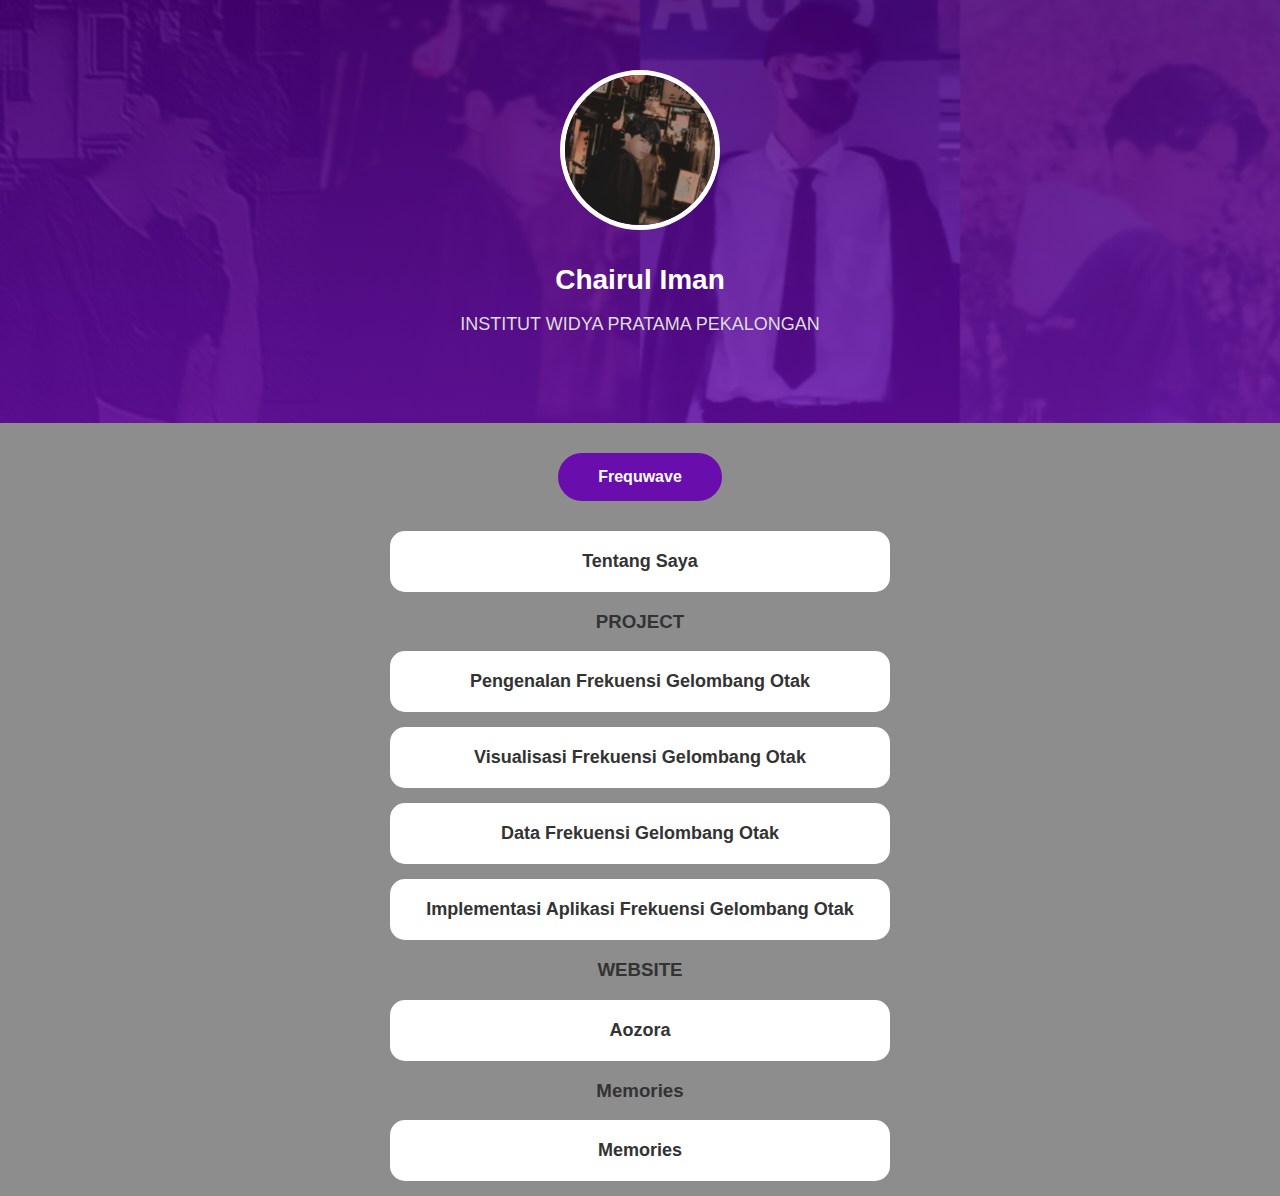
<file: index.html>
<!DOCTYPE html>
<html lang="en">
<head>
  <meta charset="UTF-8">
  <meta name="viewport" content="width=device-width, initial-scale=1.0">
  <title>Chairul Iman Profile</title>
  <link rel="stylesheet" href="style.css">
</head>
<body>
  <div class="container">
    <!-- Bagian Header -->
    <div class="header">
      <img src="iman2.jpg" alt="Chairul Iman" class="profile-picture">
      <div class="profile-info">
        <h1>Chairul Iman</h1>
        <p>INSTITUT WIDYA PRATAMA PEKALONGAN</p>
      </div>
    </div>

    <!-- Tombol Navigasi -->
    <div class="button-group">
      <a href="aplikasifre.html" class="button">Frequwave</a>

    </div>

    <!-- Link Tautan -->
    <div class="links">
      <a href="about.html" class="link">Tentang Saya</a>
      <h3>PROJECT</h3>
      <a href="desain.html" class="link">Pengenalan Frekuensi Gelombang Otak</a>
      <a href="visualisasi.html" class="link">Visualisasi Frekuensi Gelombang Otak</a>
      <a href="frekuensi.html" class="link">Data Frekuensi Gelombang Otak</a>
      <a href="aplikasifre.html" class="link">Implementasi Aplikasi Frekuensi Gelombang Otak</a>
    </div>

    <div class="links">
      <h3>WEBSITE</h3>
      <a href="website.html" class="link">Aozora</a>
    </div>

    <div class="links">
      <h3>Memories</h3>
      <a href="memories.html" class="link">Memories</a>
    </div>
    
  </div>
</body>
</html>
</file>
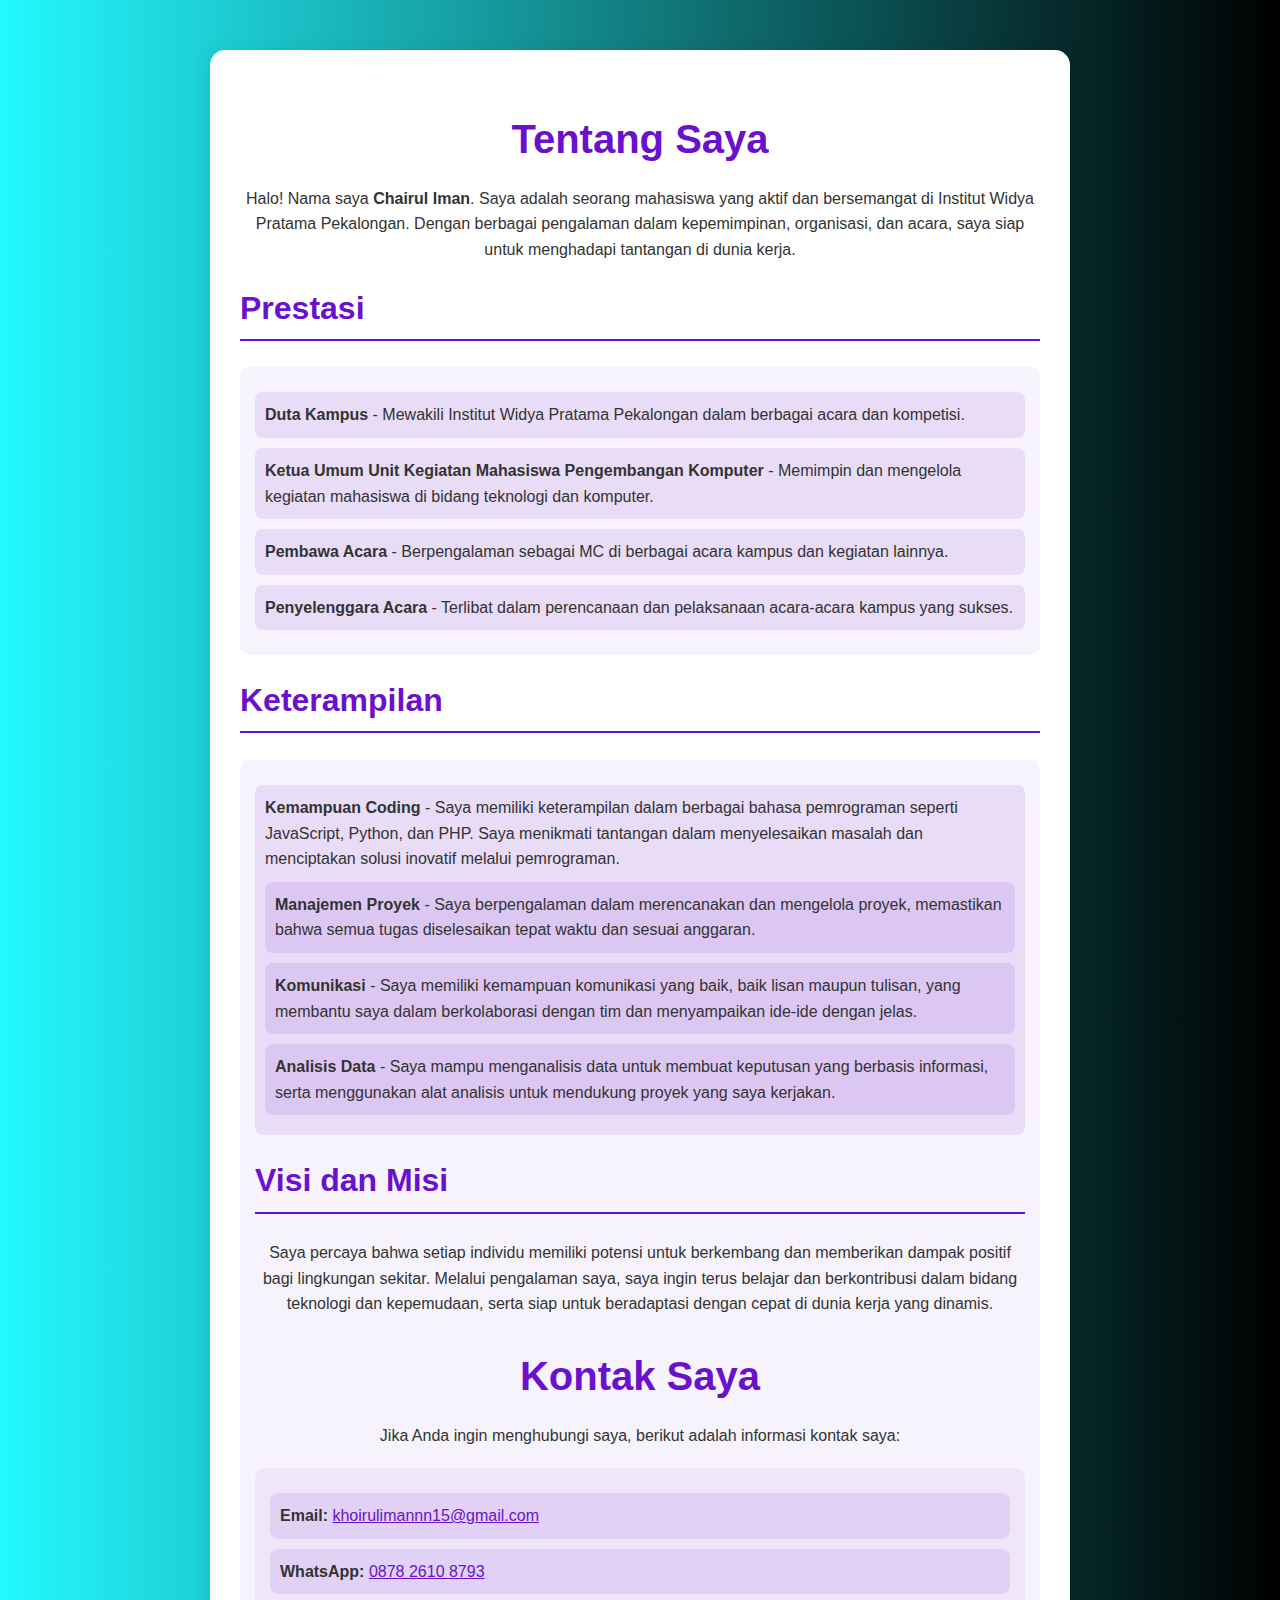
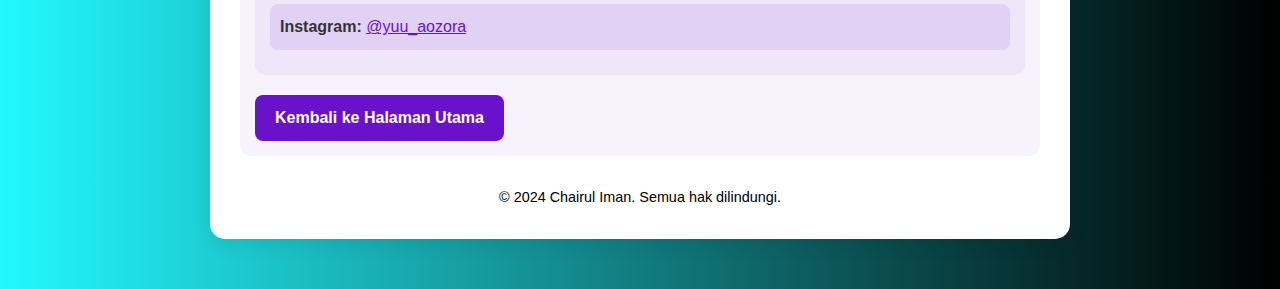
<file: about.html>
<!DOCTYPE html>
<html lang="id">
<head>
    <meta charset="UTF-8">
    <meta name="viewport" content="width=device-width, initial-scale=1.0">
    <title>Tentang Saya - Chairul Iman</title>
    <style>
        body {
            font-family: 'Arial', sans-serif;
            background: linear-gradient(to right, #23f8ff, #000000);
            color: #333;
            margin: 0;
            padding: 0;
            line-height: 1.6;
        }
        .container {
            max-width: 800px;
            margin: 50px auto;
            padding: 30px;
            background: white;
            border-radius: 15px;
            box-shadow: 0 4px 20px rgba(0, 0, 0, 0.1);
        }
        h1 {
            text-align: center;
            font-size: 2.5em;
            margin-bottom: 10px;
            color: #6a11cb;
        }
        h2 {
            font-size: 2em;
            margin-top: 20px;
            border-bottom: 2px solid #6a11cb;
            padding-bottom: 5px;
            color: #6a11cb;
        }
        p {
            margin: 15px 0;
            text-align: center;
        }
        .achievements, .skills, .contact-info {
            margin-top: 20px;
            padding: 15px;
            background: rgba(106, 17, 203, 0.05);
            border-radius: 10px;
        }
        .achievement, .skill, .contact-item {
            margin: 10px 0;
            padding: 10px;
            background: rgba(106, 17, 203, 0.1);
            border-radius: 8px;
            transition: background 0.3s;
        }
        .achievement:hover, .skill:hover, .contact-item:hover {
            background: rgba(106, 17, 203, 0.15);
        }
        .back-button {
            display: inline-block;
            margin-top: 20px;
            padding: 10px 20px;
            background: #6a11cb;
            color: white;
            font-weight: bold;
            border: none;
            border-radius: 8px;
            cursor: pointer;
            text-decoration: none;
            transition: background 0.3s;
            text-align: center;
        }
        .back-button:hover {
            background: #2575fc;
        }
        .footer {
            text-align: center;
            margin-top: 30px;
            font-size: 0.9em;
            color: #000000;
        }
    </style>
</head>
<body>
    <div class="container">
        <h1>Tentang Saya</h1>
        <p>Halo! Nama saya <strong>Chairul Iman</strong>. Saya adalah seorang mahasiswa yang aktif dan bersemangat di Institut Widya Pratama Pekalongan. Dengan berbagai pengalaman dalam kepemimpinan, organisasi, dan acara, saya siap untuk menghadapi tantangan di dunia kerja.</p>
        
        <h2>Prestasi</h2>
        <div class="achievements">
            <div class="achievement">
                <strong>Duta Kampus</strong> - Mewakili Institut Widya Pratama Pekalongan dalam berbagai acara dan kompetisi.
            </div>
            <div class="achievement">
                <strong>Ketua Umum Unit Kegiatan Mahasiswa Pengembangan Komputer</strong> - Memimpin dan mengelola kegiatan mahasiswa di bidang teknologi dan komputer.
            </div>
            <div class="achievement">
                <strong>Pembawa Acara</strong> - Berpengalaman sebagai MC di berbagai acara kampus dan kegiatan lainnya.
            </div>
            <div class="achievement">
                <strong>Penyelenggara Acara</strong> - Terlibat dalam perencanaan dan pelaksanaan acara-acara kampus yang sukses.
            </div>
        </div>

        <h2>Keterampilan</h2>
        <div class="skills">
            <div class="skill">
                <strong>Kemampuan Coding</strong> - Saya memiliki keterampilan dalam berbagai bahasa pemrograman seperti JavaScript, Python, dan PHP. Saya menikmati tantangan dalam menyelesaikan masalah dan menciptakan solusi inovatif melalui pemrograman.
            </ </div>
            <div class="skill">
                <strong>Manajemen Proyek</strong> - Saya berpengalaman dalam merencanakan dan mengelola proyek, memastikan bahwa semua tugas diselesaikan tepat waktu dan sesuai anggaran.
            </div>
            <div class="skill">
                <strong>Komunikasi</strong> - Saya memiliki kemampuan komunikasi yang baik, baik lisan maupun tulisan, yang membantu saya dalam berkolaborasi dengan tim dan menyampaikan ide-ide dengan jelas.
            </div>
            <div class="skill">
                <strong>Analisis Data</strong> - Saya mampu menganalisis data untuk membuat keputusan yang berbasis informasi, serta menggunakan alat analisis untuk mendukung proyek yang saya kerjakan.
            </div>
        </div>

        <h2>Visi dan Misi</h2>
        <p>Saya percaya bahwa setiap individu memiliki potensi untuk berkembang dan memberikan dampak positif bagi lingkungan sekitar. Melalui pengalaman saya, saya ingin terus belajar dan berkontribusi dalam bidang teknologi dan kepemudaan, serta siap untuk beradaptasi dengan cepat di dunia kerja yang dinamis.</p>
        
        <h1>Kontak Saya</h1>
        <p>Jika Anda ingin menghubungi saya, berikut adalah informasi kontak saya:</p>
        
        <div class="contact-info">
            <div class="contact-item">
                <strong>Email:</strong> <a href="mailto:khoirulimannn15@gmail.com" style="color: #6a11cb;">khoirulimannn15@gmail.com</a>
            </div>
            <div class="contact-item">
                <strong>WhatsApp:</strong> <a href="https://wa.me/087826108793" style="color: #6a11cb;">0878 2610 8793</a>
            </div>
            <div class="contact-item">
                <strong>Instagram:</strong> <a href="https://instagram.com/yuu_aozora" style="color: #6a11cb;">@yuu_aozora</a>
            </div>
        </div>

        <a href="index.html" class="back-button">Kembali ke Halaman Utama</a>
    </div>

    <div class="footer">
        &copy; 2024 Chairul Iman. Semua hak dilindungi.
    </div>
</body>
</html>
</file>
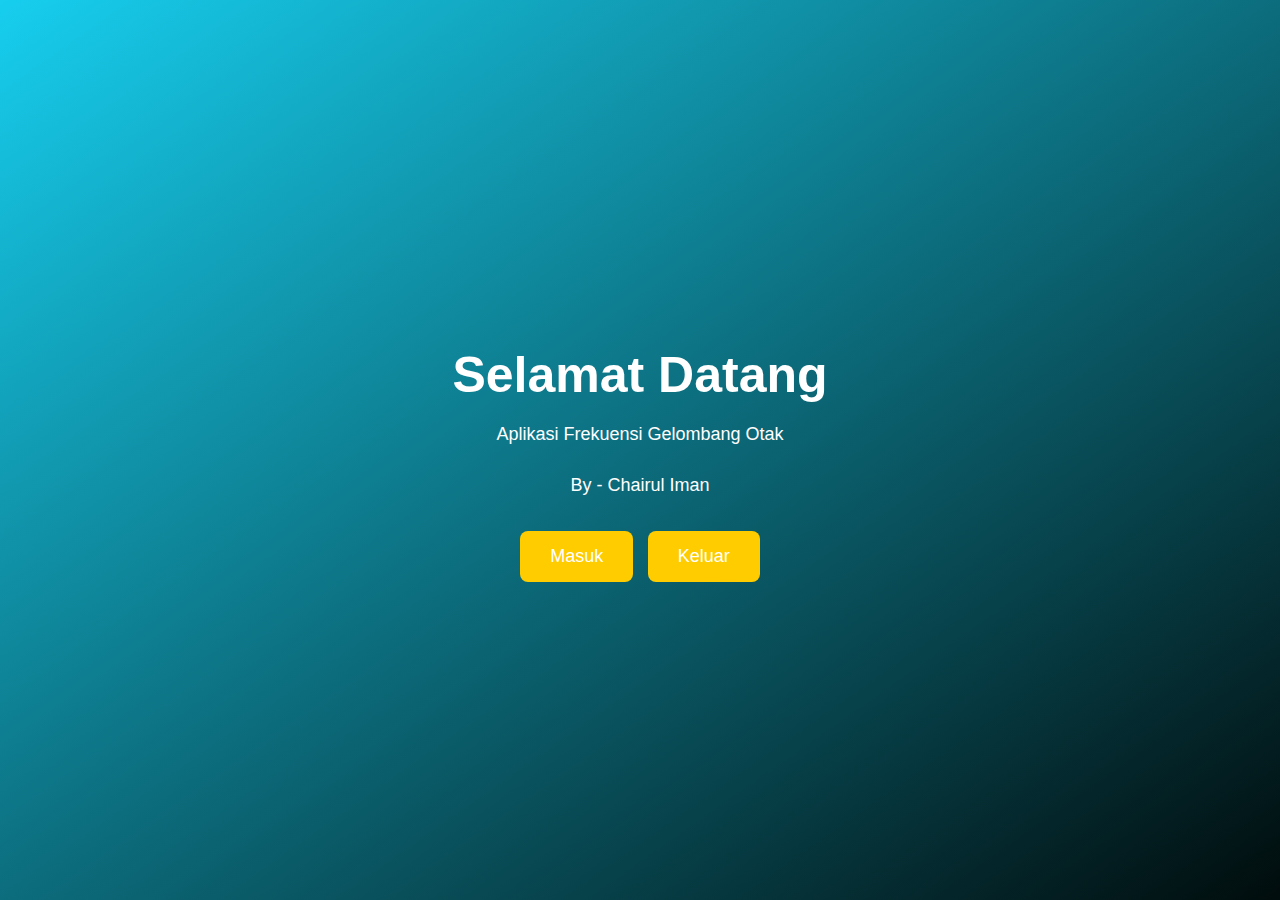
<file: aplikasifre.html>
<!DOCTYPE html>
<html lang="id">
<head>
    <meta charset="UTF-8">
    <meta name="viewport" content="width=device-width, initial-scale=1.0">
    <title>Frekuensi Gelombang Otak</title>
    <style>
        body {
            margin: 0;
            padding: 0;
            font-family: 'Arial', sans-serif;
            display: flex;
            justify-content: center;
            align-items: center;
            height: 100vh;
            background: linear-gradient(to bottom right, #17ceee, #010c0c);
            color: #fff;
        }
        .welcome {
            text-align: center;
        }
        h1 {
            font-size: 50px;
            margin-bottom: 20px;
        }
        p {
            font-size: 18px;
            margin-bottom: 30px;
        }
        .start-button, .exit-button {
            padding: 15px 30px;
            font-size: 18px;
            color: #fff;
            background: #ffcc00;
            border: none;
            border-radius: 8px;
            cursor: pointer;
            transition: background 0.3s ease;
            margin: 5px; /* Menambahkan margin untuk memisahkan tombol */
        }
        .start-button:hover, .exit-button:hover {
            background: #00fff2;
        }
    </style>
</head>
<body>
    <div class="welcome">
        <h1>Selamat Datang</h1>
        <p>Aplikasi Frekuensi Gelombang Otak</p>
        <p>By - Chairul Iman</p>
        <button class="start-button" onclick="startApp()">Masuk</button>
        <button class="exit-button" onclick="exitApp()">Keluar</button>
    </div>

    <script>
        function startApp() {
            window.location.href = "frekuensimenu.html";
        }

        function exitApp() {
            window.location.href = "index.html";
        }
    </script>
</body>
</html>
</file>
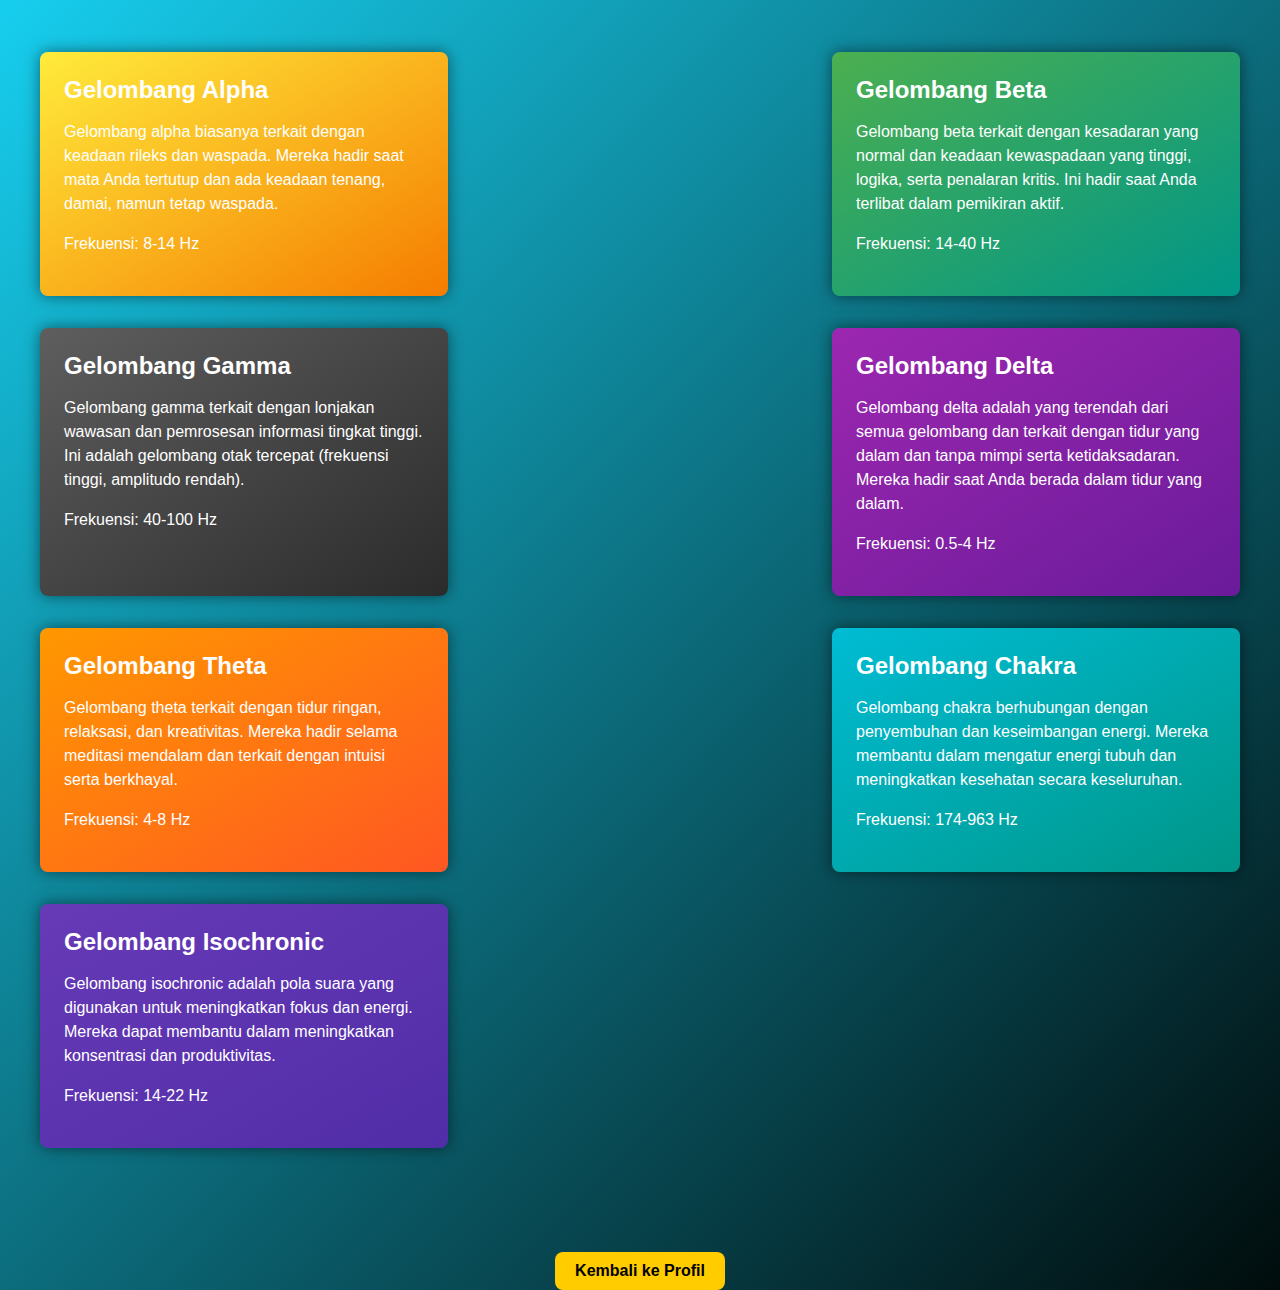
<file: desain.html>
<!DOCTYPE html>
<html lang="id">
<head>
    <meta charset="UTF-8">
    <meta name="viewport" content="width=device-width, initial-scale=1.0">
    <title>Gelombang Otak dan Frekuensi</title>
    <style>
        body {
            margin: 0;
            padding: 0;
            font-family: Arial, sans-serif;
            background: linear-gradient(to bottom right, #17ceee, #010c0c);
            color: #fff;
            display: flex;
            flex-direction: column;
            align-items: center;
        }
        .container {
            max-width: 1200px;
            margin: 20px auto;
            padding: 2rem;
            display: flex;
            flex-wrap: wrap;
            justify-content: space-between;
        }
        .card {
            width: 30%;
            background: rgba(255, 255, 255, 0.1);
            border-radius: 8px;
            box-shadow: 0 0 15px rgba(0, 0, 0, 0.5);
            padding: 1.5rem;
            margin-bottom: 2rem;
            transition: transform 0.3s;
        }
        .card h2 {
            margin-top: 0;
            margin-bottom: 1rem;
        }
        .card p {
            line-height: 1.5;
        }
        .card:hover {
            background: rgba(255, 255, 255, 0.2);
            transform: scale(1.05);
        }
        .card.alpha {
            background: linear-gradient(to bottom right, #ffeb3b, #f57c00);
        }
        .card.beta {
            background: linear-gradient(to bottom right, #4caf50, #009688);
        }
        .card.gamma {
            background: linear-gradient(to bottom right, #5e5e5e, #2b2b2b);
        }
        .card.delta {
            background: linear-gradient(to bottom right, #9c27b0, #6a1b9a);
        }
        .card.theta {
            background: linear-gradient(to bottom right, #ff9800, #ff5722);
        }
        .card.chakra {
            background: linear-gradient(to bottom right, #00bcd4, #009688);
        }
        .card.isochronic {
            background: linear-gradient(to bottom right, #673ab7, #512da8);
        }
        .back-button {
            margin-top: 20px;
            padding: 10px 20px;
            background: #ffcc00;
            color: #000;
            font-size: 16px;
            font-weight: bold;
            border: none;
            border-radius: 8px;
            cursor: pointer;
            text-decoration: none;
            transition: background 0.3s;
        }
        .back-button:hover {
            background: #ffaa00;
        }
    </style>
</head>
<body>
    <div class="container">
        <div class="card alpha">
            <h2>Gelombang Alpha</h2>
            <p>Gelombang alpha biasanya terkait dengan keadaan rileks dan waspada. Mereka hadir saat mata Anda tertutup dan ada keadaan tenang, damai, namun tetap waspada.</p>
            <p>Frekuensi: 8-14 Hz</p>
        </div>
        <div class="card beta">
            <h2>Gelombang Beta</h2>
            <p>Gelombang beta terkait dengan kesadaran yang normal dan keadaan kewaspadaan yang tinggi, logika, serta penalaran kritis. Ini hadir saat Anda terlibat dalam pemikiran aktif.</p>
            <p>Frekuensi: 14-40 Hz</p>
        </div>
        <div class="card gamma">
            <h2>Gelombang Gamma</h2>
            <p>Gelombang gamma terkait dengan lonjakan wawasan dan pemrosesan informasi tingkat tinggi. Ini adalah gelombang otak tercepat (frekuensi tinggi, amplitudo rendah).</p>
            <p>Frekuensi: 40-100 Hz</p>
        </div>
        <div class="card delta">
            <h2>Gelombang Delta</h2>
            <p>Gelombang delta adalah yang terendah dari semua gelombang dan terkait dengan tidur yang dalam dan tanpa mimpi serta ketidaksadaran. Mereka hadir saat Anda berada dalam tidur yang dalam.</p>
            <p>Frekuensi: 0.5-4 Hz</p>
        </div>
        <div class="card theta">
            <h2>Gelombang Theta</h2>
            <p>Gelombang theta terkait dengan tidur ringan, relaksasi, dan kreativitas. Mereka hadir selama meditasi mendalam dan terkait dengan intuisi serta berkhayal.</p>
            <p>Frekuensi: 4-8 Hz</p>
        </div>
        <div class="card chakra">
            <h2>Gelombang Chakra</h2>
            <p>Gelombang chakra berhubungan dengan penyembuhan dan keseimbangan energi. Mereka membantu dalam mengatur energi tubuh dan meningkatkan kesehatan secara keseluruhan.</p>
            <p>Frekuensi: 174-963 Hz</p>
        </div>
        <div class="card isochronic">
            <h2>Gelombang Isochronic</h2>
            <p>Gelombang isochronic adalah pola suara yang digunakan untuk meningkatkan fokus dan energi. Mereka dapat membantu dalam meningkatkan konsentrasi dan produktivitas.</p>
            <p>Frekuensi: 14-22 Hz</p>
        </div>
    </div>
    <a href="index.html" class="back-button">Kembali ke Profil</a>
</body>
</html>
</file>
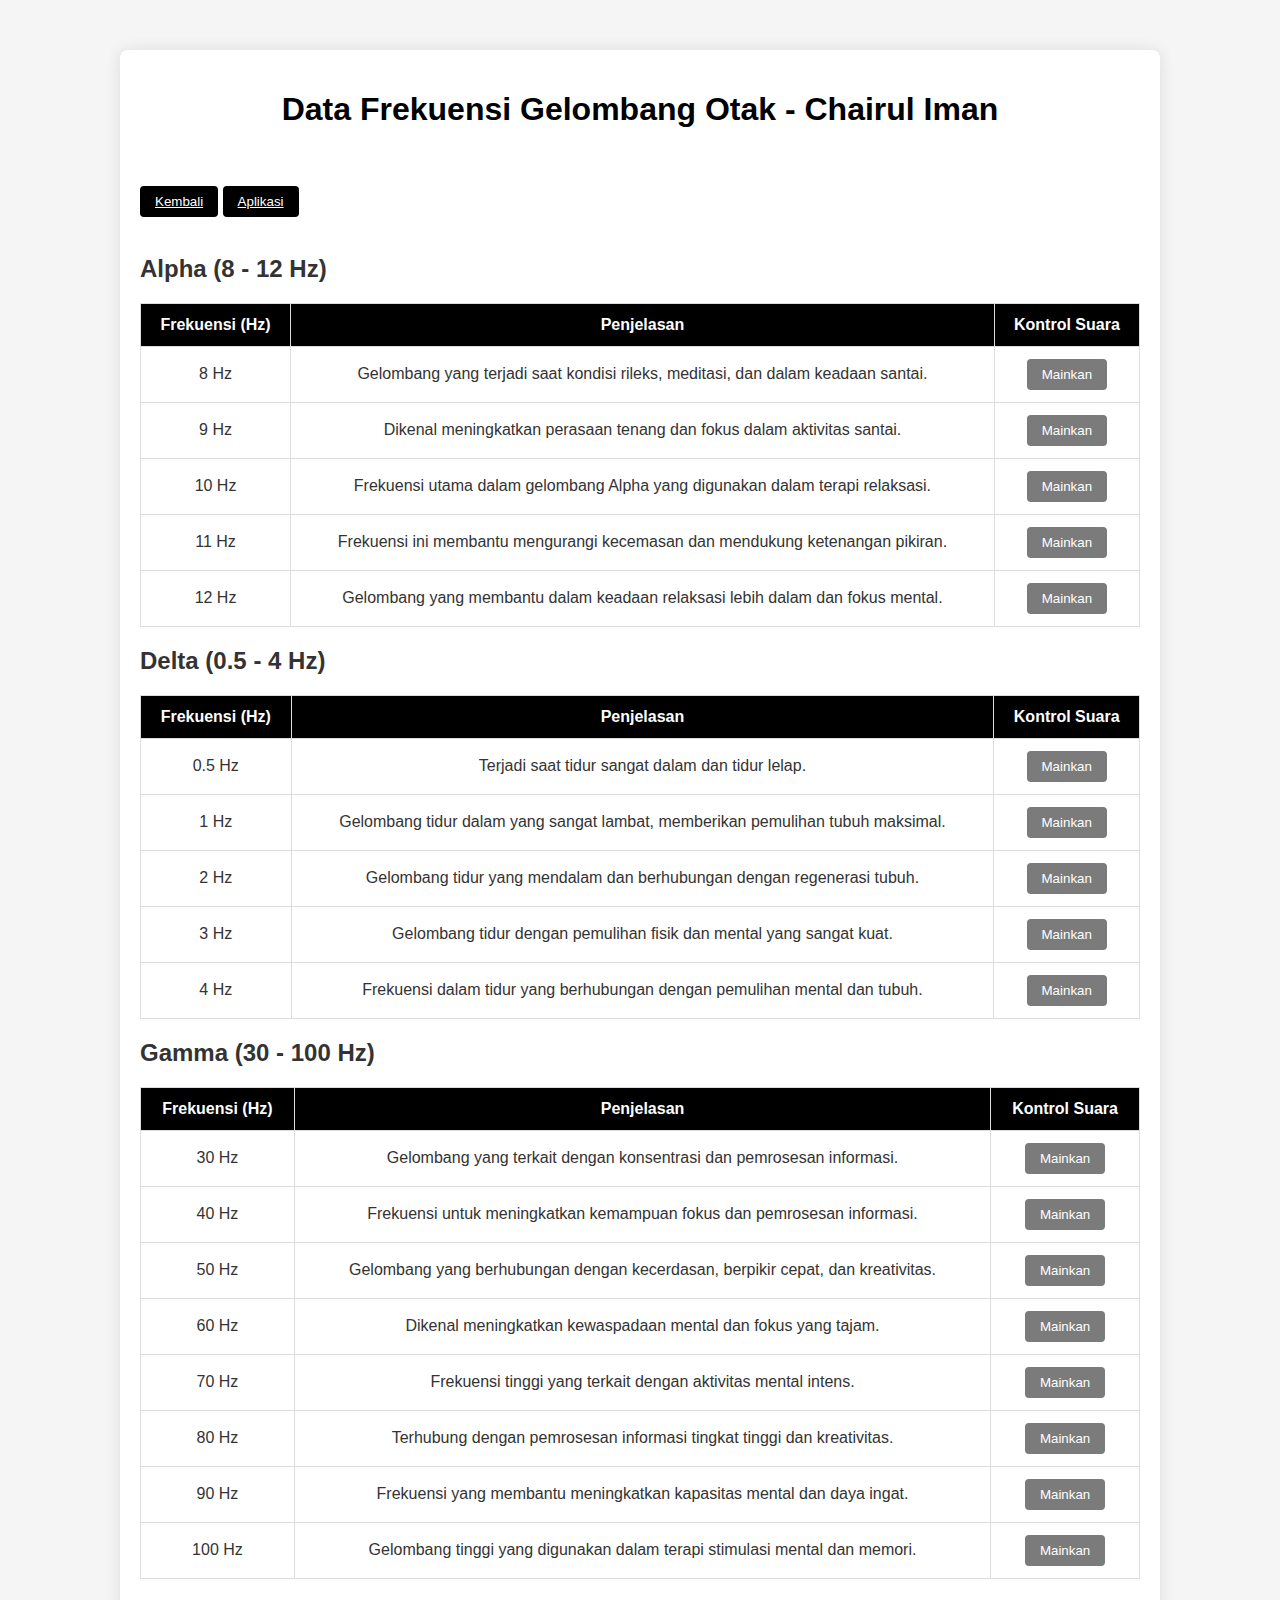
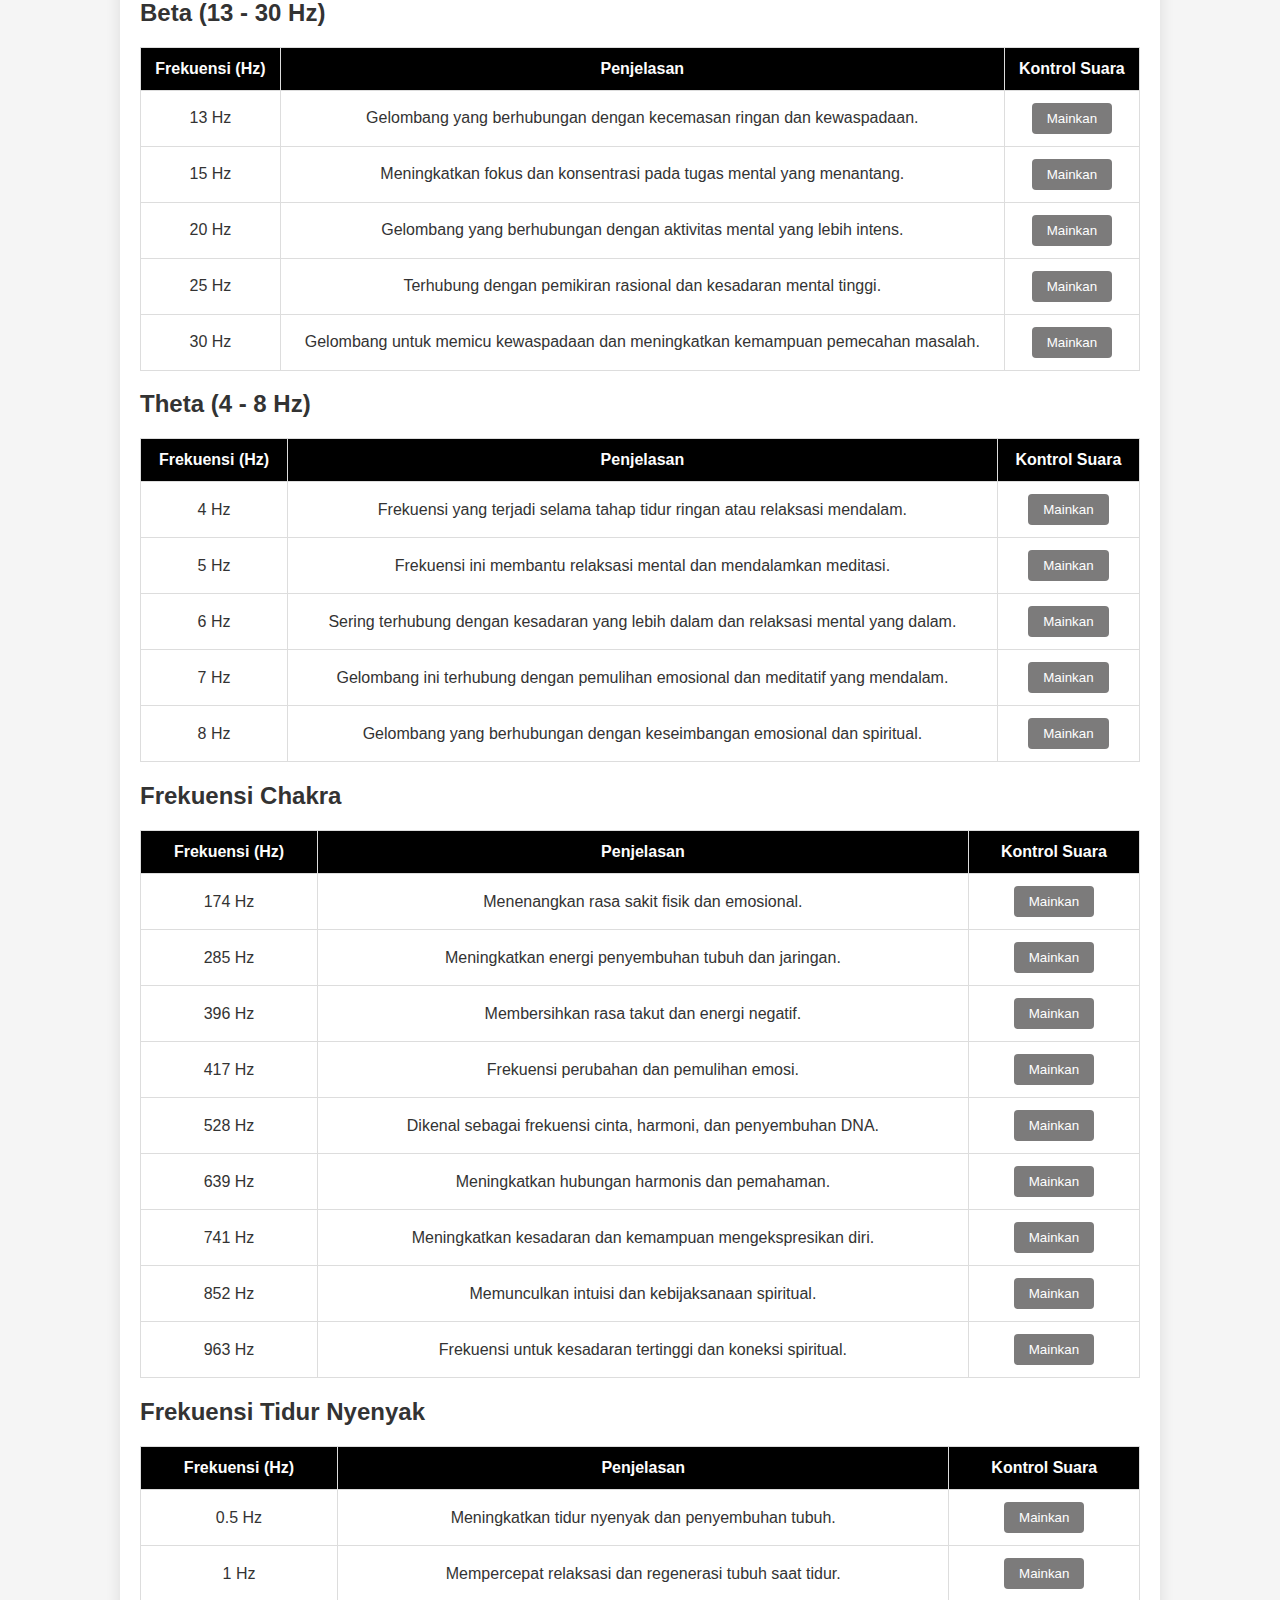
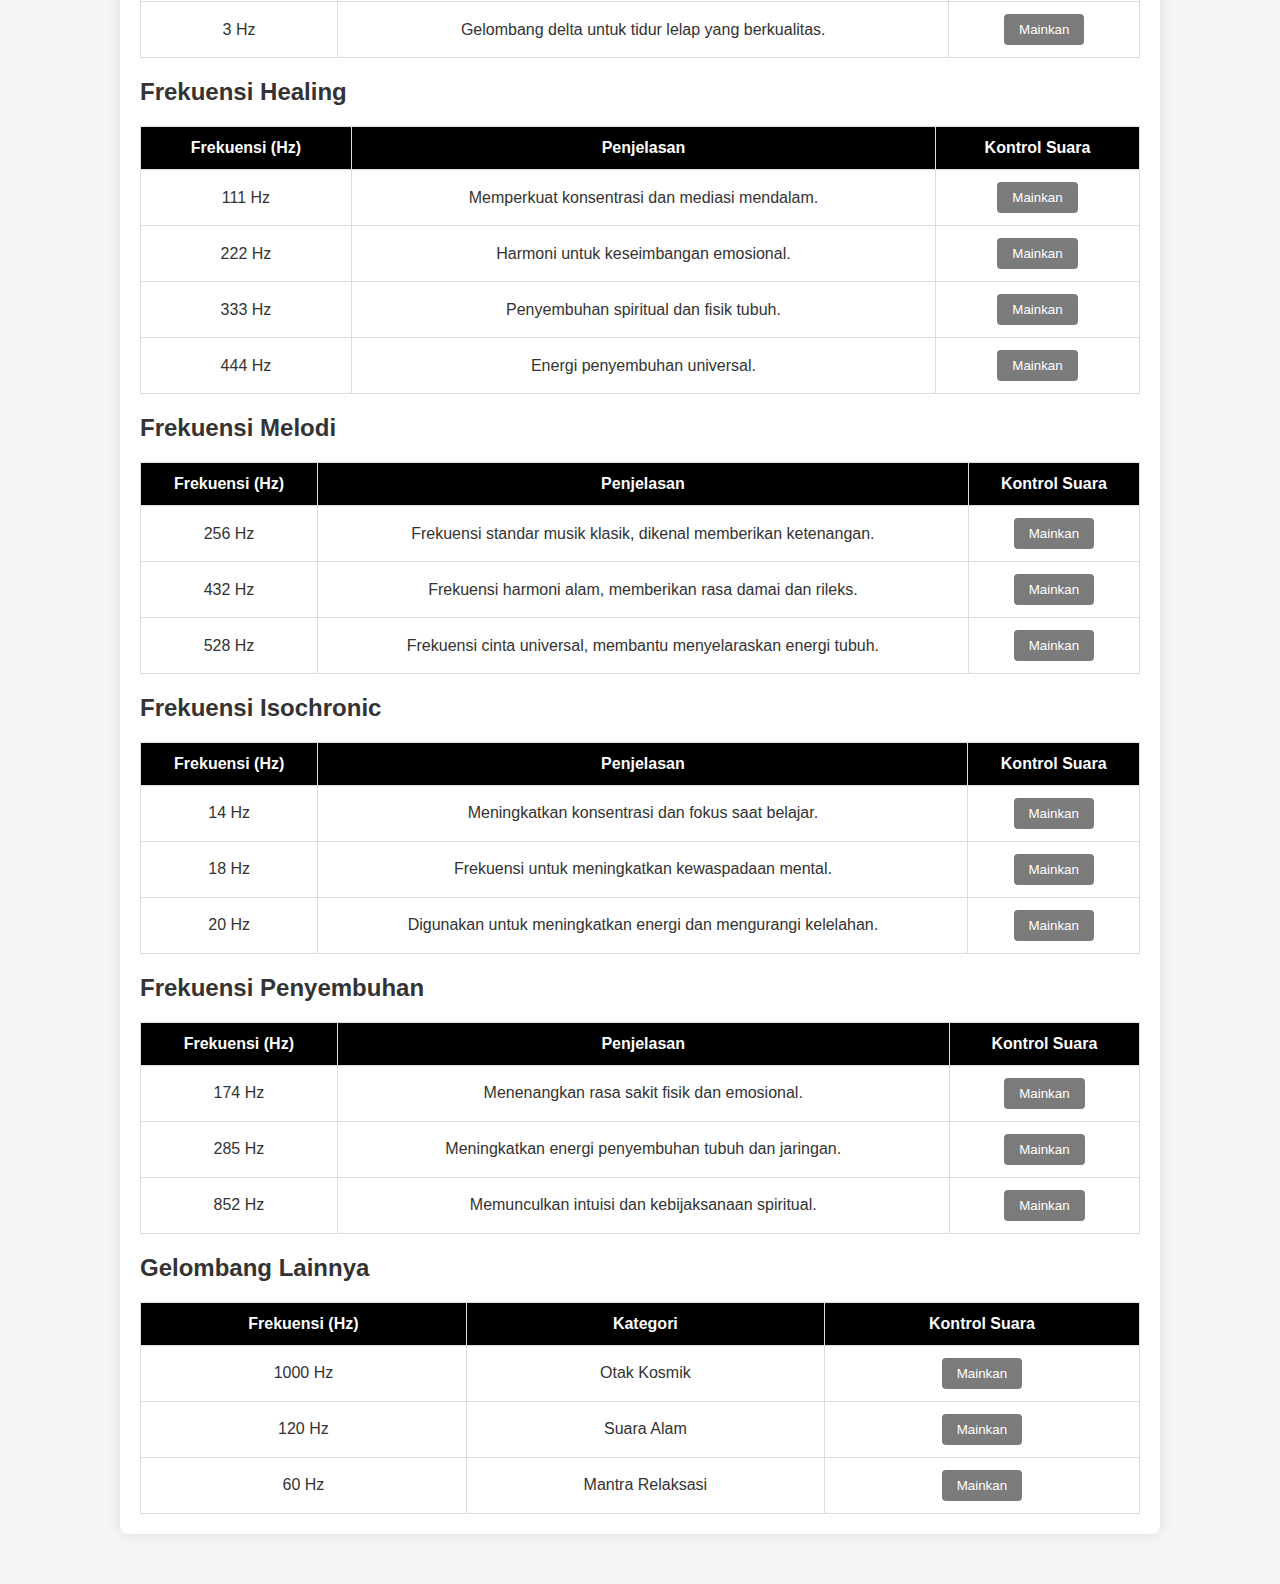
<file: frekuensi.html>
<!DOCTYPE html>
<html lang="id">
<head>
    <meta charset="UTF-8">
    <meta name="viewport" content="width=device-width, initial-scale=1.0">
    <title>Frekuensi Gelombang Otak</title>
    <style>
        body {
            font-family: Arial, sans-serif;
            background-color: #f5f5f5;
            color: #333;
            margin: 0;
            padding: 0;
        }
        .container {
            max-width: 1000px;
            margin: 50px auto;
            padding: 20px;
            background-color: #ffffff;
            border-radius: 8px;
            box-shadow: 0 0 15px rgba(0, 0, 0, 0.1);
        }
        h1 {
            text-align: center;
            color: #000000;
        }
        table {
            width: 100%;
            border-collapse: collapse;
            margin-top: 20px;
        }
        th, td {
            padding: 12px;
            text-align: center;
            border: 1px solid #ddd;
        }
        th {
            background-color: #000000;
            color: rgb(253, 253, 253);
        }
        td button {
            padding: 8px 15px;
            background-color: #7c7b7b;
            color: white;
            border: none;
            cursor: pointer;
            border-radius: 4px;
        }
        td button:hover {
            background-color: #000000;
        }
        .description {
            font-size: 14px;
            color: #666;
        }

        button {
            padding: 8px 15px;
            background-color: #000000;
            color: white;
            border: none;
            cursor: pointer;
            border-radius: 4px;
        }

        a {
            color: #fff;
        }
    </style>
</head>
<body>
    <div class="container">
        <h1>Data Frekuensi Gelombang Otak - Chairul Iman</h1>
       <br><br>
       <button> <a href="index.html">Kembali</a></button>
       <button> <a href="aplikasifre.html">Aplikasi</a></button>
       <br><br>

        <!-- Tabel Alpha -->
        <h2>Alpha (8 - 12 Hz)</h2>
        <table>
            <thead>
                <tr>
                    <th>Frekuensi (Hz)</th>
                    <th>Penjelasan</th>
                    <th>Kontrol Suara</th>
                </tr>
            </thead>
            <tbody>
                <tr>
                    <td>8 Hz</td>
                    <td>Gelombang yang terjadi saat kondisi rileks, meditasi, dan dalam keadaan santai.</td>
                    <td><button onclick="playFrequency(8, 2)">Mainkan</button></td>
                </tr>
                <tr>
                    <td>9 Hz</td>
                    <td>Dikenal meningkatkan perasaan tenang dan fokus dalam aktivitas santai.</td>
                    <td><button onclick="playFrequency(9, 2)">Mainkan</button></td>
                </tr>
                <tr>
                    <td>10 Hz</td>
                    <td>Frekuensi utama dalam gelombang Alpha yang digunakan dalam terapi relaksasi.</td>
                    <td><button onclick="playFrequency(10, 2)">Mainkan</button></td>
                </tr>
                <tr>
                    <td>11 Hz</td>
                    <td>Frekuensi ini membantu mengurangi kecemasan dan mendukung ketenangan pikiran.</td>
                    <td><button onclick="playFrequency(11, 2)">Mainkan</button></td>
                </tr>
                <tr>
                    <td>12 Hz</td>
                    <td>Gelombang yang membantu dalam keadaan relaksasi lebih dalam dan fokus mental.</td>
                    <td><button onclick="playFrequency(12, 2)">Mainkan</button></td>
                </tr>
            </tbody>
        </table>

        <!-- Tabel Delta -->
        <h2>Delta (0.5 - 4 Hz)</h2>
        <table>
            <thead>
                <tr>
                    <th>Frekuensi (Hz)</th>
                    <th>Penjelasan</th>
                    <th>Kontrol Suara</th>
                </tr>
            </thead>
            <tbody>
                <tr>
                    <td>0.5 Hz</td>
                    <td>Terjadi saat tidur sangat dalam dan tidur lelap.</td>
                    <td><button onclick="playFrequency(0.5, 2)">Mainkan</button></td>
                </tr>
                <tr>
                    <td>1 Hz</td>
                    <td>Gelombang tidur dalam yang sangat lambat, memberikan pemulihan tubuh maksimal.</td>
                    <td><button onclick="playFrequency(1, 2)">Mainkan</button></td>
                </tr>
                <tr>
                    <td>2 Hz</td>
                    <td>Gelombang tidur yang mendalam dan berhubungan dengan regenerasi tubuh.</td>
                    <td><button onclick="playFrequency(2, 2)">Mainkan</button></td>
                </tr>
                <tr>
                    <td>3 Hz</td>
                    <td>Gelombang tidur dengan pemulihan fisik dan mental yang sangat kuat.</td>
                    <td><button onclick="playFrequency(3, 2)">Mainkan</button></td>
                </tr>
                <tr>
                    <td>4 Hz</td>
                    <td>Frekuensi dalam tidur yang berhubungan dengan pemulihan mental dan tubuh.</td>
                    <td><button onclick="playFrequency(4, 2)">Mainkan</button></td>
                </tr>
            </tbody>
        </table>

        <!-- Tabel Gamma -->
        <h2>Gamma (30 - 100 Hz)</h2>
        <table>
            <thead>
                <tr>
                    <th>Frekuensi (Hz)</th>
                    <th>Penjelasan</th>
                    <th>Kontrol Suara</th>
                </tr>
            </thead>
            <tbody>
                <tr>
                    <td>30 Hz</td>
                    <td>Gelombang yang terkait dengan konsentrasi dan pemrosesan informasi.</td>
                    <td><button onclick="playFrequency(30, 2)">Mainkan</button></td>
                </tr>
                <tr>
                    <td>40 Hz</td>
                    <td>Frekuensi untuk meningkatkan kemampuan fokus dan pemrosesan informasi.</td>
                    <td><button onclick="playFrequency(40, 2)">Mainkan</button></td>
                </tr>
                <tr>
                    <td>50 Hz</td>
                    <td>Gelombang yang berhubungan dengan kecerdasan, berpikir cepat, dan kreativitas.</td>
                    <td><button onclick="playFrequency(50, 2)">Mainkan</button></td>
                </tr>
                <tr>
                    <td>60 Hz</td>
                    <td>Dikenal meningkatkan kewaspadaan mental dan fokus yang tajam.</td>
                    <td><button onclick="playFrequency(60, 2)">Mainkan</button></td>
                </tr>
                <tr>
                    <td>70 Hz</td>
                    <td>Frekuensi tinggi yang terkait dengan aktivitas mental intens.</td>
                    <td><button onclick="playFrequency(70, 2)">Mainkan</button></td>
                </tr>
                <tr>
                    <td>80 Hz</td>
                    <td>Terhubung dengan pemrosesan informasi tingkat tinggi dan kreativitas.</td>
                    <td><button onclick="playFrequency(80, 2)">Mainkan</button></td>
                </tr>
                <tr>
                    <td>90 Hz</td>
                    <td>Frekuensi yang membantu meningkatkan kapasitas mental dan daya ingat.</td>
                    <td><button onclick="playFrequency(90, 2)">Mainkan</button></td>
                </tr>
                <tr>
                    <td>100 Hz</td>
                    <td>Gelombang tinggi yang digunakan dalam terapi stimulasi mental dan memori.</td>
                    <td><button onclick="playFrequency(100, 2)">Mainkan</button></td>
                </tr>
            </tbody>
        </table>

        <!-- Tabel Beta -->
        <h2>Beta (13 - 30 Hz)</h2>
        <table>
            <thead>
                <tr>
                    <th>Frekuensi (Hz)</th>
                    <th>Penjelasan</th>
                    <th>Kontrol Suara</th>
                </tr>
            </thead>
            <tbody>
                <tr>
                    <td>13 Hz</td>
                    <td>Gelombang yang berhubungan dengan kecemasan ringan dan kewaspadaan.</td>
                    <td><button onclick="playFrequency(13, 2)">Mainkan</button></td>
                </tr>
                <tr>
                    <td>15 Hz</td>
                    <td>Meningkatkan fokus dan konsentrasi pada tugas mental yang menantang.</td>
                    <td><button onclick="playFrequency(15, 2)">Mainkan</button></td>
                </tr>
                <tr>
                    <td>20 Hz</td>
                    <td>Gelombang yang berhubungan dengan aktivitas mental yang lebih intens.</td>
                    <td><button onclick="playFrequency(20, 2)">Mainkan</button></td>
                </tr>
                <tr>
                    <td>25 Hz</td>
                    <td>Terhubung dengan pemikiran rasional dan kesadaran mental tinggi.</td>
                    <td><button onclick="playFrequency(25, 2)">Mainkan</button></td>
                </tr>
                <tr>
                    <td>30 Hz</td>
                    <td>Gelombang untuk memicu kewaspadaan dan meningkatkan kemampuan pemecahan masalah.</td>
                    <td><button onclick="playFrequency(30, 2)">Mainkan</button></td>
                </tr>
            </tbody>
        </table>

        <!-- Tabel Theta -->
        <h2>Theta (4 - 8 Hz)</h2>
        <table>
            <thead>
                <tr>
                    <th>Frekuensi (Hz)</th>
                    <th>Penjelasan</th>
                    <th>Kontrol Suara</th>
                </tr>
            </thead>
            <tbody>
                <tr>
                    <td>4 Hz</td>
                    <td>Frekuensi yang terjadi selama tahap tidur ringan atau relaksasi mendalam.</td>
                    <td><button onclick="playFrequency(4, 2)">Mainkan</button></td>
                </tr>
                <tr>
                    <td>5 Hz</td>
                    <td>Frekuensi ini membantu relaksasi mental dan mendalamkan meditasi.</td>
                    <td><button onclick="playFrequency(5, 2)">Mainkan</button></td>
                </tr>
                <tr>
                    <td>6 Hz</td>
                    <td>Sering terhubung dengan kesadaran yang lebih dalam dan relaksasi mental yang dalam.</td>
                    <td><button onclick="playFrequency(6, 2)">Mainkan</button></td>
                </tr>
                <tr>
                    <td>7 Hz</td>
                    <td>Gelombang ini terhubung dengan pemulihan emosional dan meditatif yang mendalam.</td>
                    <td><button onclick="playFrequency(7, 2)">Mainkan</button></td>
                </tr>
                <tr>
                    <td>8 Hz</td>
                    <td>Gelombang yang berhubungan dengan keseimbangan emosional dan spiritual.</td>
                    <td><button onclick="playFrequency(8, 2)">Mainkan</button></td>
                </tr>
            </tbody>
        </table>

        <!-- Frekuensi Chakra -->
        <h2>Frekuensi Chakra</h2>
        <table>
            <thead>
                <tr>
                    <th>Frekuensi (Hz)</th>
                    <th>Penjelasan</th>
                    <th>Kontrol Suara</th>
                </tr>
            </thead>
            <tbody>
                <tr>
                    <td>174 Hz</td>
                    <td>Menenangkan rasa sakit fisik dan emosional.</td>
                    <td><button onclick="playFrequency(174, 5)">Mainkan</button></td>
                </tr>
                <tr>
                    <td>285 Hz</td>
                    <td>Meningkatkan energi penyembuhan tubuh dan jaringan.</td>
                    <td><button onclick="playFrequency(285, 5)">Mainkan</button></td>
                </tr>
                <tr>
                    <td>396 Hz</td>
                    <td>Membersihkan rasa takut dan energi negatif.</td>
                    <td><button onclick="playFrequency(396, 5)">Mainkan</button></td>
                </tr>
                <tr>
                    <td>417 Hz</td>
                    <td>Frekuensi perubahan dan pemulihan emosi.</td>
                    <td><button onclick="playFrequency(417, 5)">Mainkan</button></td>
                </tr>
                <tr>
                    <td>528 Hz</td>
                    <td>Dikenal sebagai frekuensi cinta, harmoni, dan penyembuhan DNA.</td>
                    <td><button onclick="playFrequency(528, 5)">Mainkan</button></td>
                </tr>
                <tr>
                    <td>639 Hz</td>
                    <td>Meningkatkan hubungan harmonis dan pemahaman.</td>
                    <td><button onclick="playFrequency(639, 5)">Mainkan</button></td>
                </tr>
                <tr>
                    <td>741 Hz</td>
                    <td>Meningkatkan kesadaran dan kemampuan mengekspresikan diri.</td>
                    <td><button onclick="playFrequency(741, 5)">Mainkan</button></td>
                </tr>
                <tr>
                    <td>852 Hz</td>
                    <td>Memunculkan intuisi dan kebijaksanaan spiritual.</td>
                    <td><button onclick="playFrequency(852, 5)">Mainkan</button></td>
                </tr>
                <tr>
                    <td>963 Hz</td>
                    <td>Frekuensi untuk kesadaran tertinggi dan koneksi spiritual.</td>
                    <td><button onclick="playFrequency(963, 5)">Mainkan</button></td>
                </tr>
            </tbody>
        </table>

        <!-- Frekuensi Tidur Nyenyak -->
        <h2>Frekuensi Tidur Nyenyak</h2>
        <table>
            <thead>
                <tr>
                    <th>Frekuensi (Hz)</th>
                    <th>Penjelasan</th>
                    <th>Kontrol Suara</th>
                </tr>
            </thead>
            <tbody>
                <tr>
                    <td>0.5 Hz</td>
                    <td>Meningkatkan tidur nyenyak dan penyembuhan tubuh.</td>
                    <td><button onclick="playFrequency(0.5, 5)">Mainkan</button></td>
                </tr>
                <tr>
                    <td>1 Hz</td>
                    <td>Mempercepat relaksasi dan regenerasi tubuh saat tidur.</td>
                    <td><button onclick="playFrequency(1, 5)">Mainkan</button></td>
                </tr>
                <tr>
                    <td>3 Hz</td>
                    <td>Gelombang delta untuk tidur lelap yang berkualitas.</td>
                    <td><button onclick="playFrequency(3, 5)">Mainkan</button></td>
                </tr>
            </tbody>
        </table>

        <!-- Frekuensi Healing -->
        <h2>Frekuensi Healing</h2>
        <table>
            <thead>
                <tr>
                    <th>Frekuensi (Hz)</th>
                    <th>Penjelasan</th>
                    <th>Kontrol Suara</th>
                </tr>
            </thead>
            <tbody>
                <tr>
                    <td>111 Hz</td>
                    <td>Memperkuat konsentrasi dan mediasi mendalam.</td>
                    <td><button onclick="playFrequency(111, 5)">Mainkan</button></td>
                </tr>
                <tr>
                    <td>222 Hz</td>
                    <td>Harmoni untuk keseimbangan emosional.</td>
                    <td><button onclick="playFrequency(222, 5)">Mainkan</button></td>
                </tr>
                <tr>
                    <td>333 Hz</td>
                    <td>Penyembuhan spiritual dan fisik tubuh.</td>
                    <td><button onclick="playFrequency(333, 5)">Mainkan</button></td>
                </tr>
                <tr>
                    <td>444 Hz</td>
                    <td>Energi penyembuhan universal.</td>
                    <td><button onclick="playFrequency(444, 5)">Mainkan</button></td>
                </tr>
            </tbody>
        </table>

        <!-- Frekuensi Melodi -->
        <h2>Frekuensi Melodi</h2>
        <table>
            <thead>
                <tr>
                    <th>Frekuensi (Hz)</th>
                    <th>Penjelasan</th>
                    <th>Kontrol Suara</th>
                </tr>
            </thead>
            <tbody>
                <tr>
                    <td>256 Hz</td>
                    <td>Frekuensi standar musik klasik, dikenal memberikan ketenangan.</td>
                    <td><button onclick="playFrequency(256, 5)">Mainkan</button></td>
                </tr>
                <tr>
                    <td>432 Hz</td>
                    <td>Frekuensi harmoni alam, memberikan rasa damai dan rileks.</td>
                    <td><button onclick="playFrequency(432, 5)">Mainkan</button></td>
                </tr>
                <tr>
                    <td>528 Hz</td>
                    <td>Frekuensi cinta universal, membantu menyelaraskan energi tubuh.</td>
                    <td><button onclick="playFrequency(528, 5)">Mainkan</button></td>
                </tr>
            </tbody>
        </table>

        <!-- Frekuensi Isochronic -->
        <h2>Frekuensi Isochronic</h2>
        <table>
            <thead>
                <tr>
                    <th>Frekuensi (Hz)</th>
                    <th>Penjelasan</th>
                    <th>Kontrol Suara</th>
                </tr>
            </thead>
            <tbody>
                <tr>
                    <td>14 Hz</td>
                    <td>Meningkatkan konsentrasi dan fokus saat belajar.</td>
                    <td><button onclick="playFrequency(14, 5)">Mainkan</button></td>
                </tr>
                <tr>
                    <td>18 Hz</td>
                    <td>Frekuensi untuk meningkatkan kewaspadaan mental.</td>
                    <td><button onclick="playFrequency(18, 5)">Mainkan</button></td>
                </tr>
                <tr>
                    <td>20 Hz</td>
                    <td>Digunakan untuk meningkatkan energi dan mengurangi kelelahan.</td>
                    <td><button onclick="playFrequency(20, 5)">Mainkan</button></td>
                </tr>
            </tbody>
        </table>

        <!-- Frekuensi Healing -->
        <h2>Frekuensi Penyembuhan</h2>
        <table>
            <thead>
                <tr>
                    <th>Frekuensi (Hz)</th>
                    <th>Penjelasan</th>
                    <th>Kontrol Suara</th>
                </tr>
            </thead>
            <tbody>
                <tr>
                    <td>174 Hz</td>
                    <td>Menenangkan rasa sakit fisik dan emosional.</td>
                    <td><button onclick="playFrequency(174, 5)">Mainkan</button></td>
                </tr>
                <tr>
                    <td>285 Hz</td>
                    <td>Meningkatkan energi penyembuhan tubuh dan jaringan.</td>
                    <td><button onclick="playFrequency(285, 5)">Mainkan</button></td>
                </tr>
                <tr>
                    <td>852 Hz</td>
                    <td>Memunculkan intuisi dan kebijaksanaan spiritual.</td>
                    <td><button onclick="playFrequency(852, 5)">Mainkan</button></td>
                </tr>
            </tbody>
        </table>

        <!-- Tambahan Lain -->
        <h2>Gelombang Lainnya</h2>
        <table>
            <thead>
                <tr>
                    <th>Frekuensi (Hz)</th>
                    <th>Kategori</th>
                    <th>Kontrol Suara</th>
                </tr>
            </thead>
            <tbody>
                <tr>
                    <td>1000 Hz</td>
                    <td>Otak Kosmik</td>
                    <td><button onclick="playFrequency(1000, 5)">Mainkan</button></td>
                </tr>
                <tr>
                    <td>120 Hz</td>
                    <td>Suara Alam</td>
                    <td><button onclick="playFrequency(120, 5)">Mainkan</button></td>
                </tr>
                <tr>
                    <td>60 Hz</td>
                    <td>Mantra Relaksasi</td>
                    <td><button onclick="playFrequency(60, 5)">Mainkan</button></td>
                </tr>
            </tbody>
        </table>
    </div>

    <script>
        function playFrequency(frequency, duration) {
            const audioContext = new (window.AudioContext || window.webkitAudioContext)();
            const oscillator = audioContext.createOscillator();
            oscillator.type = 'sine';  // Tipe gelombang suara
            oscillator.frequency.setValueAtTime(frequency, audioContext.currentTime); // Set frekuensi suara
            oscillator.connect(audioContext.destination);
            oscillator.start();
            oscillator.stop(audioContext.currentTime + duration); // Berhenti setelah durasi
        }
    </script>
</body>
</html>
</file>
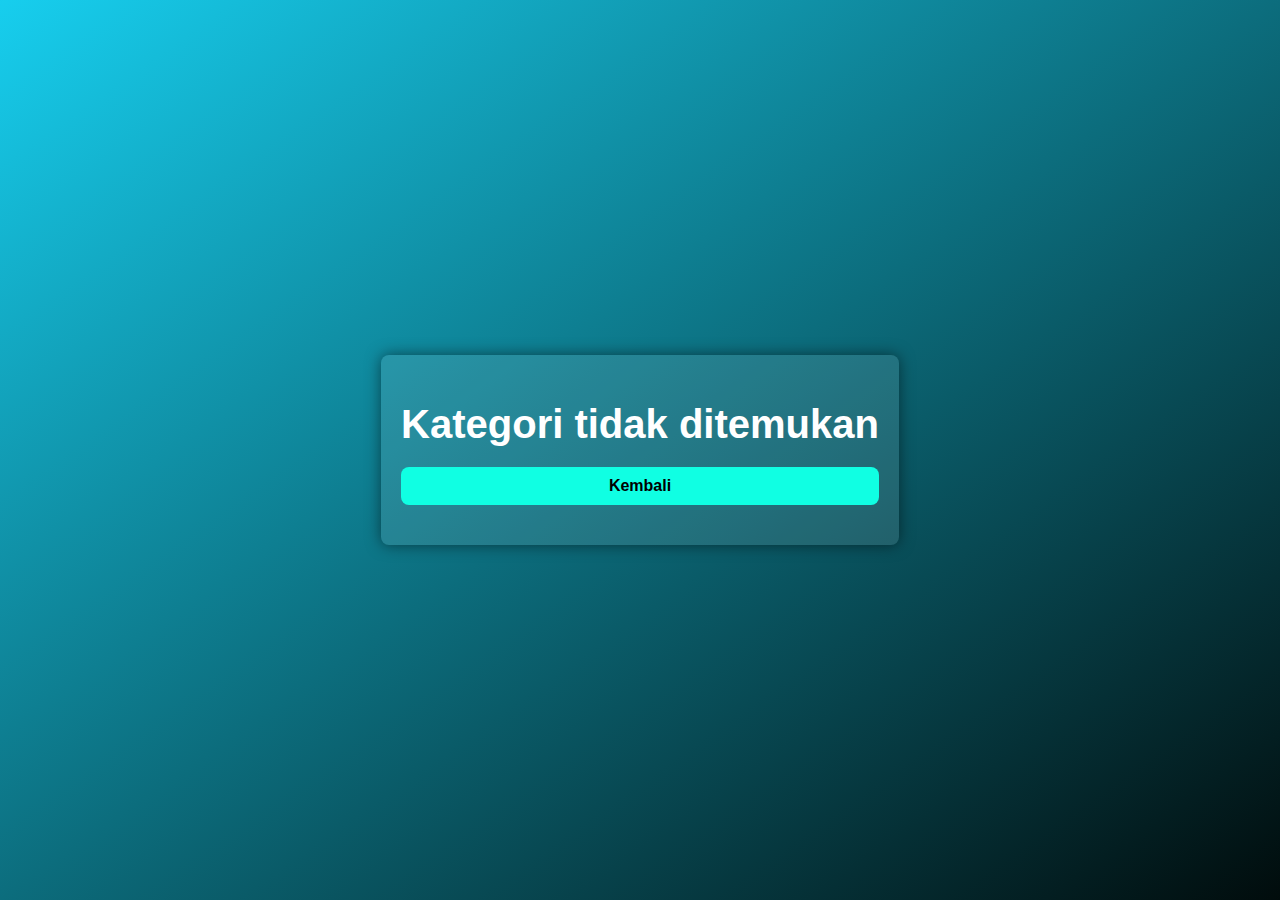
<file: frequencies.html>
<!DOCTYPE html>
<html lang="id">
<head>
    <meta charset="UTF-8">
    <meta name="viewport" content="width=device-width, initial-scale=1.0">
    <title>Frekuensi Gelombang Otak</title>
    <style>
        body {
            margin: 0;
            padding: 0;
            font-family: 'Arial', sans-serif;
            background: linear-gradient(to bottom right, #17ceee, #010c0c);
            color: #fff;
            min-height: 100vh; /* Memastikan body setidaknya setinggi viewport */
            display: flex;
            flex-direction: column; /* Membuat konten terpusat secara vertikal */
            justify-content: center; /* Memusatkan konten secara vertikal */
        }
        .container {
            max-width: 900px;
            margin: 50px auto;
            padding: 20px;
            background: rgba(255, 255, 255, 0.1);
            border-radius: 8px;
            box-shadow: 0 0 15px rgba(0, 0, 0, 0.5);
        }
        h1 {
            text-align: center;
            margin-bottom: 20px;
            font-size: 2.5em;
        }
        .frequency-list {
            list-style: none;
            padding: 0;
        }
        .frequency-item {
            background: rgba(255, 255, 255, 0.2);
            margin: 10px 0;
            padding: 15px;
            border-radius: 8px;
            display: flex;
            justify-content: space-between;
            align-items: center;
            transition: background 0.3s ease;
        }
        .frequency-item:hover {
            background: rgba(255, 255, 255, 0.3);
        }
        .play-button {
            padding: 10px 20px;
            background: #ffcc00;
            color: #000;
            font-size: 14px;
            font-weight: bold;
            border: none;
            border-radius: 8px;
            cursor: pointer;
            transition: background 0.3s ease;
        }
        .play-button:hover {
            background: #ffaa00;
        }
        .back-button {
            display: block;
            margin: 20px auto;
            padding: 10px 20px;
            background: #10ffe3;
            color: #000000;
            font-size: 16px;
            font-weight: bold;
            border: none;
            border-radius: 8px;
            cursor: pointer;
            text-align: center;
            text-decoration: none;
            transition: background 0.3s ease;
        }
        .back-button:hover {
            background: #e5ff00;
        }
    </style>
</head>
<body>
    <div class="container">
        <h1 id="category-title">Frekuensi</h1>
        <ul class="frequency-list" id="frequency-list"></ul>
        <a href="frekuensimenu.html" class="back-button">Kembali</a>
    </div>

    <script>
        const frequencies = {
            alpha: [
                { freq: 8, desc: "Gelombang yang terjadi saat kondisi rileks, meditasi, dan dalam keadaan santai." },
                { freq: 9, desc: "Dikenal meningkatkan perasaan tenang dan fokus dalam aktivitas santai." },
                { freq: 10, desc: "Frekuensi utama dalam gelombang Alpha yang digunakan dalam terapi relaksasi." },
                { freq: 11, desc: "Frekuensi ini membantu mengurangi kecemasan dan mendukung ketenangan pikiran." },
                { freq: 12, desc: "Gelombang yang membantu dalam keadaan relaksasi lebih dalam dan fokus mental." },
                { freq: 13, desc: "Mendukung kreativitas dan pemikiran yang lebih terbuka." },
                { freq: 14, desc: "Membantu meningkatkan kemampuan belajar dan memori." }
            ],
            beta: [
                { freq: 15, desc: "Meningkatkan fokus dan konsentrasi pada tugas mental yang menantang." },
                { freq: 20, desc: "Gelombang yang berhubungan dengan aktivitas mental yang lebih intens." },
                { freq: 25, desc: "Terhubung dengan pemikiran rasional dan kesad angan mental tinggi." },
                { freq: 30, desc: "Gelombang untuk memicu kewaspadaan dan meningkatkan kemampuan pemecahan masalah." },
                { freq: 35, desc: "Meningkatkan energi dan motivasi untuk menyelesaikan tugas." },
                { freq: 40, desc: "Mendukung kemampuan analitis dan berpikir kritis." }
            ],
            theta: [
                { freq: 4, desc: "Frekuensi yang terjadi selama tahap tidur ringan atau relaksasi mendalam." },
                { freq: 5, desc: "Frekuensi ini membantu relaksasi mental dan mendalamkan meditasi." },
                { freq: 6, desc: "Sering terhubung dengan kesadaran yang lebih dalam dan relaksasi mental yang dalam." },
                { freq: 7, desc: "Gelombang ini terhubung dengan pemulihan emosional dan meditatif yang mendalam." },
                { freq: 8, desc: "Gelombang yang berhubungan dengan keseimbangan emosional dan spiritual." },
                { freq: 9, desc: "Mendukung kreativitas dan intuisi." }
            ],
            delta: [
                { freq: 0.5, desc: "Terjadi saat tidur sangat dalam dan tidur lelap." },
                { freq: 1, desc: "Gelombang tidur dalam yang sangat lambat, memberikan pemulihan tubuh maksimal." },
                { freq: 2, desc: "Gelombang tidur yang mendalam dan berhubungan dengan regenerasi tubuh." },
                { freq: 3, desc: "Gelombang tidur dengan pemulihan fisik dan mental yang sangat kuat." },
                { freq: 4, desc: "Frekuensi dalam tidur yang berhubungan dengan pemulihan mental dan tubuh." },
                { freq: 5, desc: "Mendukung proses penyembuhan dan regenerasi." }
            ],
            gamma: [
                { freq: 30, desc: "Gelombang yang terkait dengan konsentrasi dan pemrosesan informasi." },
                { freq: 40, desc: "Frekuensi untuk meningkatkan kemampuan fokus dan pemrosesan informasi." },
                { freq: 50, desc: "Gelombang yang berhubungan dengan kecerdasan, berpikir cepat, dan kreativitas." },
                { freq: 60, desc: "Dikenal meningkatkan kewaspadaan mental dan fokus yang tajam." },
                { freq: 70, desc: "Frekuensi tinggi yang terkait dengan aktivitas mental intens." },
                { freq: 80, desc: "Terhubung dengan pemrosesan informasi tingkat tinggi dan kreativitas." },
                { freq: 90, desc: "Frekuensi yang membantu meningkatkan kapasitas mental dan daya ingat." },
                { freq: 100, desc: "Gelombang tinggi yang digunakan dalam terapi stimulasi mental dan memori." }
            ],
            chakra: [
                { freq: 174, desc: "Menenangkan rasa sakit fisik dan emosional." },
                { freq: 285, desc: "Meningkatkan energi penyembuhan tubuh dan jaringan." },
                { freq: 396, desc: "Membersihkan rasa takut dan energi negatif." },
                { freq: 417, desc: "Frekuensi perubahan dan pemulihan emosi." },
                { freq: 528, desc: "Dikenal sebagai frekuensi cinta, harmoni, dan penyembuhan DNA." },
                { freq: 639, desc: "Meningkatkan hubungan harmonis dan pemahaman." },
                { freq: 741, desc: "Meningkatkan kesadaran dan kemampuan mengekspresikan diri." },
                { freq: 852, desc: "Memunculkan intuisi dan kebijaksanaan spiritual." },
                { freq: 963, desc: "Frekuensi untuk kesadaran tertinggi dan koneksi spiritual." }
            ],
            sleep: [
                { freq: 0.5, desc: "Meningkatkan tidur nyenyak dan penyembuhan tubuh." },
                { freq: 1, desc: "Mempercepat relaksasi dan regenerasi tubuh saat tidur." },
                { freq: 3, desc: "Gelombang delta untuk tidur lelap yang berkualitas." },
                { freq: 4, desc: "Mendukung proses tidur yang lebih dalam." }
            ],
            healing: [
                { freq: 111, desc: "Memperkuat konsentrasi dan mediasi mendalam." },
                { freq: 222, desc: "Harmoni untuk keseimbangan emosional." },
                { freq: 333, desc: "Penyembuhan spiritual dan fisik tubuh." },
                { freq: 444, desc: "Energi penyembuhan universal." },
                { freq: 555, desc: "Mendukung penyembuhan emosional dan mental." },
                { freq: 666, desc: "Meningkatkan koneksi spiritual dan kesadaran." }
            ],
            melody: [
                { freq: 256, desc: "Frekuensi standar musik klasik, dikenal memberikan ketenangan." },
                { freq: 432, desc: "Frekuensi harmoni alam, memberikan rasa damai dan rileks." },
                { freq: 528, desc: "Frekuensi cinta universal, membantu menyelaraskan energi tubuh." },
                { freq: 639, desc: "Mendukung hubungan sosial dan komunikasi yang lebih baik." }
            ],
            isochronic: [
                { freq: 14, desc: "Meningkatkan konsentrasi dan fokus saat belajar." },
                { freq: 18, desc: "Frekuensi untuk meningkatkan kewaspadaan mental." },
                { freq: 20, desc: "Digunakan untuk meningkatkan energi dan mengurangi kelelahan." },
                { freq: 22, desc: "Mendukung relaksasi dan meditasi yang lebih dalam." }
            ]
        };

        const urlParams = new URLSearchParams(window.location.search);
        const category = urlParams.get('category');
        const categoryTitle = document.getElementById('category-title');
        const frequencyList = document.getElementById('frequency-list');

        if (frequencies[category]) {
            categoryTitle.textContent = `${category.charAt(0).toUpperCase() + category.slice(1)} Waves`;
            frequencies[category].forEach(item => {
                const listItem = document.createElement('li');
                listItem.className = 'frequency-item';
                listItem.innerHTML = `
                    <span>${item.freq} Hz - ${item.desc}</span>
                    <button class="play-button" onclick="playFrequency(${item.freq})">Play</button>
                `;
                frequencyList.appendChild(listItem);
            });
        } else {
            categoryTitle.textContent = "Kategori tidak ditemukan";
        }

        function playFrequency(frequency) {
            const audioContext = new (window.AudioContext || window.webkitAudioContext)();
            const oscillator = audioContext.createOscillator();
            oscillator.type = 'sine';
            oscillator.frequency.setValueAtTime(frequency, audioContext.currentTime);
            oscillator.connect(audioContext.destination);
            oscillator.start();
            oscillator.stop(audioContext.currentTime + 2); // Durasi suara 2 detik
        }
    </script>
</body>
</html>
</file>
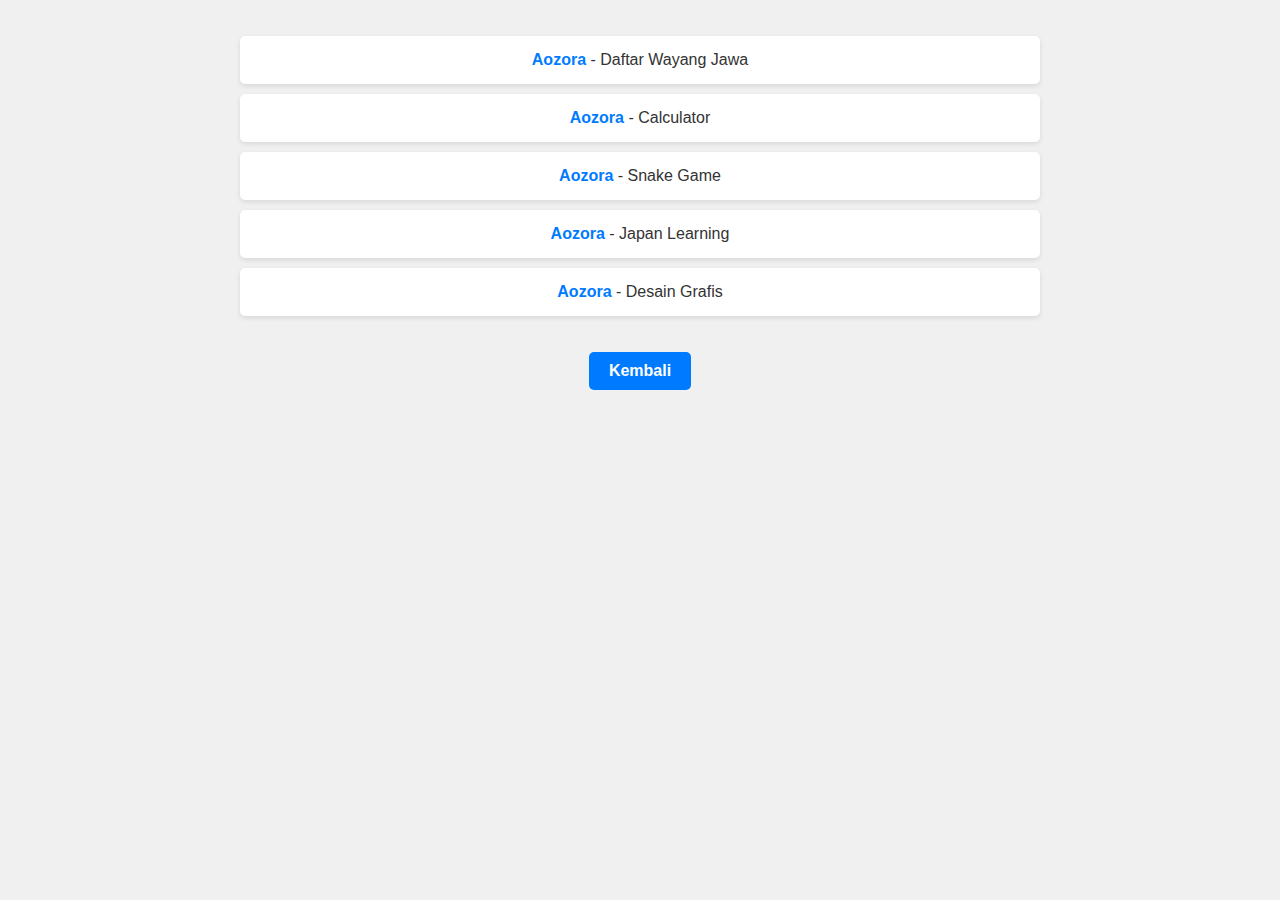
<file: website.html>
<!DOCTYPE html>
<html lang="en">
<head>
    <meta charset="UTF-8">
    <meta name="viewport" content="width=device-width, initial-scale=1.0">
    <title>Daftar Website Saya</title>
    <style>
        body {
            margin: 0;
            padding: 0;
            font-family: Arial, sans-serif;
            background-color: #f0f0f0;
            color: #333;
        }

        .container {
            max-width: 800px;
            margin: 0 auto;
            padding: 20px;
            text-align: center;
        }

        h1 {
            margin-bottom: 20px;
            font-size: 2.5em;
            color: #007BFF;
        }

        ul {
            list-style-type: none;
            padding: 0;
        }

        li {
            background-color: #fff;
            margin: 10px 0;
            padding: 15px;
            border-radius: 5px;
            box-shadow: 0 2px 5px rgba(0, 0, 0, 0.1);
        }

        a {
            text-decoration: none;
            color: #007BFF;
            font-weight: bold;
        }

        a:hover {
            text-decoration: underline;
        }

        .back-button {
            display: inline-block;
            padding: 10px 20px;
            margin-top: 20px;
            background-color: #007BFF;
            color: white;
            text-decoration: none;
            border-radius: 5px;
            transition: background-color 0.3s;
        }

        .back-button:hover {
            background-color: #0056b3;
        }
    </style>
</head>
<body>
    <div class="container">
        <ul>
            <li><a href="https://chairul-iman.github.io/wayangjawa/" target="_blank">Aozora</a> - Daftar Wayang Jawa</li>
            <li><a href="https://chairul-iman.github.io/Aplikasikalkulator/" target="_blank">Aozora</a> - Calculator</li>
            <li><a href="https://chairul-iman.github.io/snakegame/" target="_blank">Aozora</a> - Snake Game</li>
            <li><a href="https://chairul-iman.github.io/belajar/" target="_blank">Aozora</a> - Japan Learning</li>
            <li><a href="https://chairul-iman.github.io/Chairul-Iman/" target="_blank">Aozora</a> - Desain Grafis</li>
        </ul>
        <a href="index.html" class="back-button">Kembali</a>
    </div>
</body>
</html>
</file>
<file: style.css>
/* Reset dasar */
body {
    margin: 0;
    padding: 0;
    font-family: Arial, sans-serif;
    background-color: #7c7c7cde;
    color: #333;
  }
  
  .container {
    width: 100%;
    text-align: center;
  }
  
  /* Bagian Header */
  .header {
    background: linear-gradient(to bottom, rgba(75, 0, 130, 0.8), rgba(106, 13, 173, 0.8)), url('iman3.jpg') no-repeat center/cover;
    padding: 70px 20px;
    color: white;
  }
  
  .profile-picture {
    width: 150px;
    height: 150px;
    object-fit: cover;
    border: 5px solid white;
    border-radius: 50%;
    margin-bottom: 20px;
  }
  
  .profile-info h1 {
    font-size: 28px;
    margin: 10px 0;
  }
  
  .profile-info p {
    font-size: 18px;
    color: #ddd;
  }
  
  /* Tombol Navigasi */
  .button-group {
    margin: 30px 0;
    display: flex;
    justify-content: center;
    gap: 15px;
  }
  
  .button {
    text-decoration: none;
    padding: 15px 40px;
    background-color: #6a0dad;
    color: white;
    border-radius: 30px;
    font-size: 16px;
    font-weight: bold;
    transition: transform 0.3s;
  }
  
  .button:hover {
    transform: scale(1.1);
    background-color: #4b0082;
  }
  
  /* Daftar Link */
  .links {
    width: 90%;
    max-width: 500px;
    margin: auto;
  }
  
  .link {
    display: block;
    text-decoration: none;
    background-color: rgb(255, 255, 255);
    color: #333;
    padding: 20px;
    margin: 15px 0;
    border-radius: 15px;
    font-size: 18px;
    font-weight: bold;
    transition: transform 0.3s, box-shadow 0.3s;
  }
  
  .link:hover {
    transform: scale(1.05);
    box-shadow: 0 4px 10px rgba(0, 0, 0, 0.2);
  }
  
  /* Responsivitas */
  @media (max-width: 768px) {
    .header {
      padding: 50px 15px;
    }
  
    .profile-picture {
      width: 120px;
      height: 120px;
    }
  
    .profile-info h1 {
      font-size: 24px;
    }
  
    .profile-info p {
      font-size: 16px;
    }
  
    .button {
      padding: 10px 30px;
      font-size: 14px;
    }
  
    .link {
      font-size: 16px;
      padding: 15px;
    }
  }
</file>
